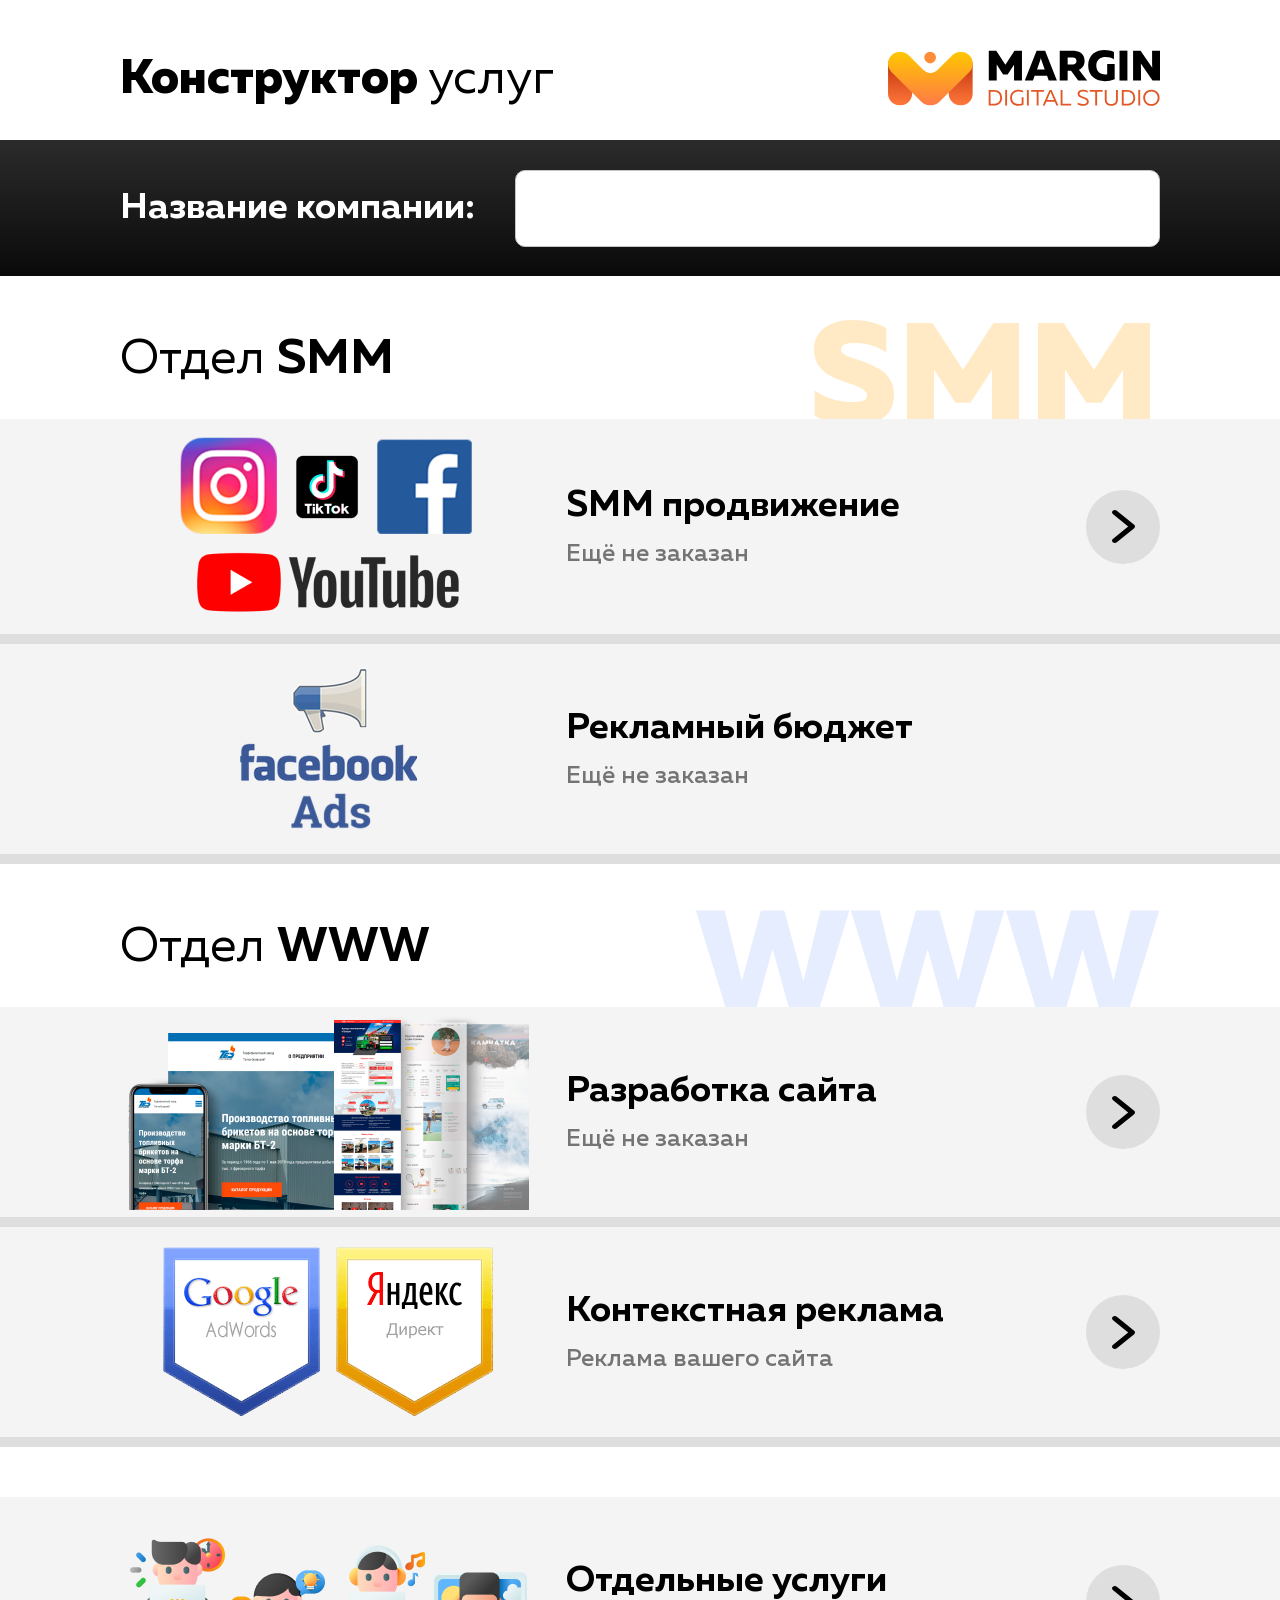
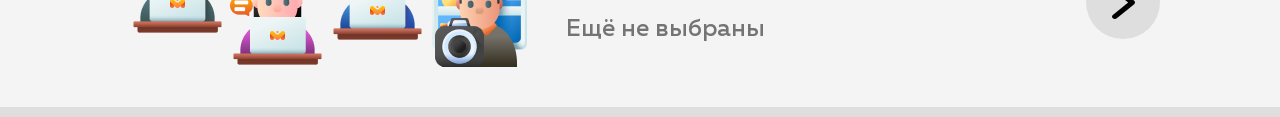
<file: index.html>
<!doctype html>
<html lang="ru">
<head>
    <meta charset="UTF-8">
    <meta name="viewport" content="width=device-width, user-scalable=no, initial-scale=1.0, maximum-scale=1.0, minimum-scale=1.0">
    <meta http-equiv="X-UA-Compatible" content="ie=edge">
    <title>Конструктор</title>

    <!-- app css -->
    <link rel="stylesheet" href="./css/app.css">

    <!-- favicon -->
    <link rel="apple-touch-icon" sizes="57x57" href="./favicon/apple-icon-57x57.png">
    <link rel="apple-touch-icon" sizes="60x60" href="./favicon/apple-icon-60x60.png">
    <link rel="apple-touch-icon" sizes="72x72" href="./favicon/apple-icon-72x72.png">
    <link rel="apple-touch-icon" sizes="76x76" href="./favicon/apple-icon-76x76.png">
    <link rel="apple-touch-icon" sizes="114x114" href="./favicon/apple-icon-114x114.png">
    <link rel="apple-touch-icon" sizes="120x120" href="./favicon/apple-icon-120x120.png">
    <link rel="apple-touch-icon" sizes="144x144" href="./favicon/apple-icon-144x144.png">
    <link rel="apple-touch-icon" sizes="152x152" href="./favicon/apple-icon-152x152.png">
    <link rel="apple-touch-icon" sizes="180x180" href="./favicon/apple-icon-180x180.png">
    <link rel="icon" type="image/png" sizes="192x192"  href="./favicon/android-icon-192x192.png">
    <link rel="icon" type="image/png" sizes="32x32" href="./favicon/favicon-32x32.png">
    <link rel="icon" type="image/png" sizes="96x96" href="./favicon/favicon-96x96.png">
    <link rel="icon" type="image/png" sizes="16x16" href="./favicon/favicon-16x16.png">
    <link rel="manifest" href="./favicon/manifest.json">
    <meta name="msapplication-TileColor" content="#ffffff">
    <meta name="msapplication-TileImage" content="./favicon/ms-icon-144x144.png">
    <meta name="theme-color" content="#ffffff">
</head>
<body>
    <header class="header">
        <div class="container">
            <div class="header__top">
                <div class="header__title">Конструктор <span>услуг</span></div>
                <a href="#" class="logo"><img src="./img/logo.svg" alt="Лого"></a>
            </div>
        </div>
    </header>

    <section class="section-top">
        <div class="top-block top-block--black">
            <div class="container">
                <div class="top-block__wrapper">
                    <label for="title" class="top-block__title top-block__title--white">
                        Название компании:
                    </label>
                    <div class="top-block__input">
                        <input type="text" id="title">
                    </div>
                </div>
            </div>
        </div>
    </section>

    <section class="section-department">
        <div class="container">
            <div class="department-title department-title--smm">
                <div>Отдел <b>SMM</b></div>
                <span>SMM</span>
            </div>
        </div>

        <div class="department-block department-smm">
            <div class="container">
                <div class="department-grid">
                    <div class="department-col">
                        <div class="department-image"><img src="./img/departments/smm.png" alt=""></div>
                    </div>
                    <div class="department-col">
                        <div class="department-col__wrapper">
                            <div class="department-col__inner">
                                <div class="department-name">SMM продвижение</div>
                                <div class="department-service">
                                    <div class="department-service__none">Ещё не заказан</div>
                                    <span class="department-service__count">2 сервиса</span>
                                    <div class="department-service__price"> на сумму <span>4 800 000 сум</span></div>
                                </div>
                            </div>
                            <i class="icon-circle-next"></i>
                        </div>
                    </div>
                </div>
            </div>
        </div>

        <div class="department-block department-fb">
            <div class="container">
                <div class="department-grid">
                    <div class="department-col">
                        <div class="department-image"><img src="./img/departments/fb_ads.png" alt=""></div>
                    </div>
                    <div class="department-col">
                        <div class="department-col__wrapper">
                            <div class="department-col__inner">
                                <div class="department-name">Рекламный бюджет</div>
                                <div class="department-service">
                                    <div class="department-service__none">Ещё не заказан</div>
                                    <div class="department-service__price department-service__price--fb"><span>1 200 000</span></div>
                                </div>
                            </div>
                        </div>
                    </div>
                </div>
            </div>
        </div>

        <div class="container">
            <div class="department-title department-title--www">
                <div>Отдел <b>WWW</b></div>
                <span>WWW</span>
            </div>
        </div>

        <div class="department-block department-www">
            <div class="container">
                <div class="department-grid">
                    <div class="department-col">
                        <div class="department-image"><img src="./img/departments/www.png" alt=""></div>
                    </div>
                    <div class="department-col">
                        <div class="department-col__wrapper">
                            <div class="department-col__inner">
                                <div class="department-name">Разработка сайта</div>
                                <div class="department-service">
                                    <div class="department-service__none">Ещё не заказан</div>
                                    <span class="department-service__count">Сайт визитка</span>
                                    <div class="department-service__price"> на сумму <span>4 800 000 сум</span></div>
                                </div>
                            </div>
                            <i class="icon-circle-next"></i>
                        </div>
                    </div>
                </div>
            </div>
        </div>

        <div class="department-block department-context">
            <div class="container">
                <div class="department-grid">
                    <div class="department-col">
                        <div class="department-image"><img src="./img/departments/context-ads.png" alt=""></div>
                    </div>
                    <div class="department-col">
                        <div class="department-col__wrapper">
                            <div class="department-col__inner">
                                <div class="department-name">Контекстная реклама</div>
                                <div class="department-service">
                                    <div class="department-service__none">Реклама вашего сайта</div>
                                </div>
                            </div>
                            <i class="icon-circle-next"></i>
                        </div>
                    </div>
                </div>
            </div>
        </div>

        <div class="department-block department-individual">
            <div class="container">
                <div class="department-grid">
                    <div class="department-col">
                        <div class="department-image"><img src="./img/departments/services.png" alt=""></div>
                    </div>
                    <div class="department-col">
                        <div class="department-col__wrapper">
                            <div class="department-col__inner">
                                <div class="department-name">Отдельные услуги</div>
                                <div class="department-service">
                                    <div class="department-service__none">Ещё не выбраны</div>
                                </div>
                            </div>
                            <i class="icon-circle-next"></i>
                        </div>
                    </div>
                </div>
            </div>
        </div>
    </section>

    <!-- app js -->
    <script src="./js/app.js"></script>
</body>
</html>
</file>
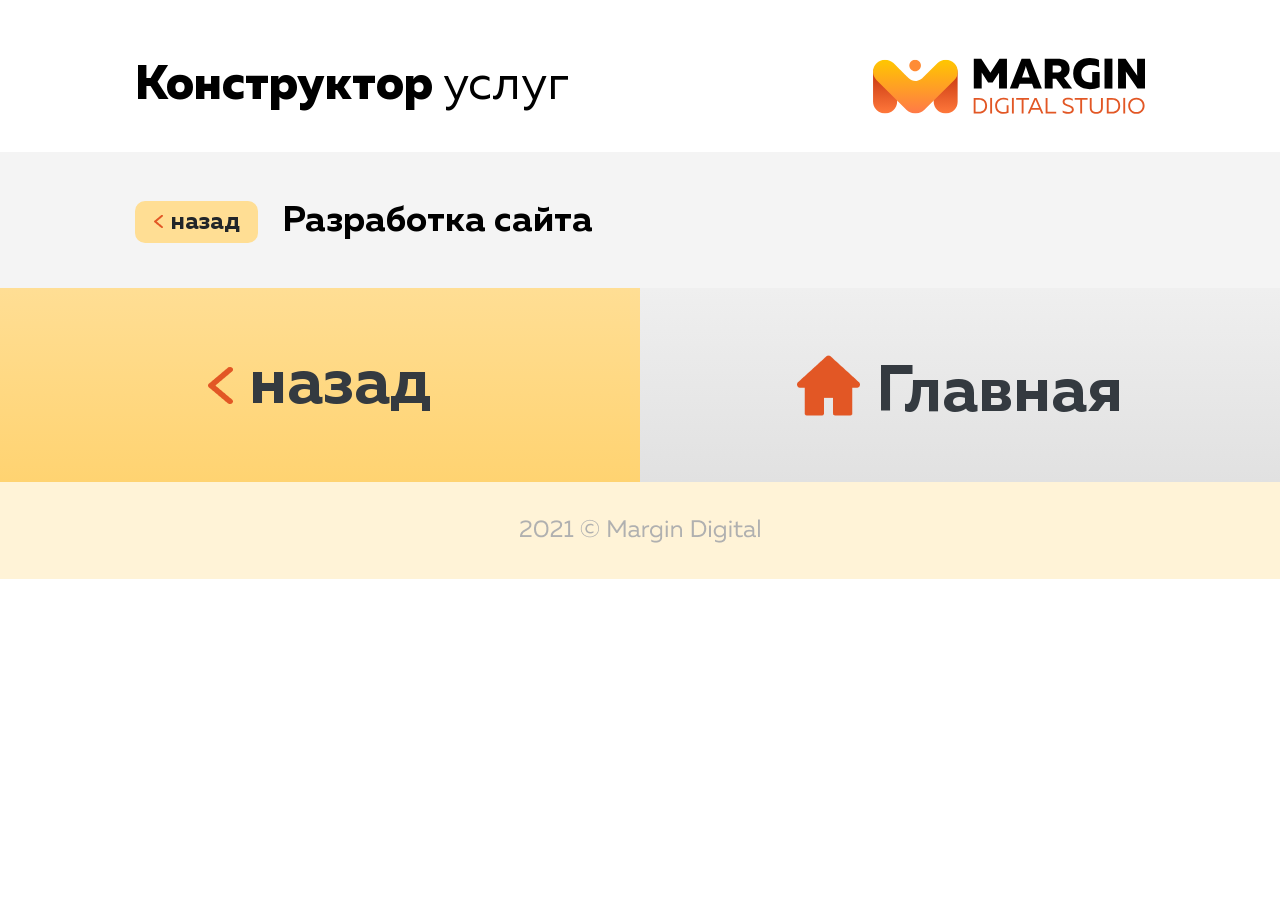
<file: page1025.html>
<!DOCTYPE html>
<html lang="en">
<head>
    <meta charset="UTF-8">
    <meta name="viewport" content="width=device-width, user-scalable=no, initial-scale=1.0, maximum-scale=1.0, minimum-scale=1.0">
    <meta http-equiv="X-UA-Compatible" content="ie=edge">
    <title>Конструктор</title>

    <link rel="stylesheet" href="css/bootstrap.css">
    <link rel="stylesheet" href="css/app.css">
</head>
<body>
<header class="header">
    <div class="container">
        <div class="header__top">
            <div class="header__title">Конструктор <span>услуг</span></div>
            <a href="#" class="logo"><img src="./img/logo.svg" alt="Лого"></a>
        </div>
    </div>
</header>

<div class="Context">
    <div class="container">
        <div class="d-flex align-items-center justify-content-between pt-5">

            <div class="d-flex align-items-center">
                <button class="btn border-0 d-flex align-items-center justify-content-center" type="button">
                    <img src="img/icon/prev.png" alt="" class="">
                    <span class="font-weight-bold ml-2">назад</span>
                </button>

                <div class="ml-4">
                    <h2 class="font-weight-bold mb-0">Разработка сайта</h2>
                </div>
            </div>

        </div>
    </div>
</div>

<div class="main-blocks">
    <div class="container">
        <div class="main-boards_visit-block"></div>
        <div class="main-boards_landing-block"></div>
        <div class="main-boards_Internet-block"></div>
    </div>
</div>

<footer class="footer">
    <div class="d-flex">
        <a href="#" class="d-flex footer-block-left align-items-center justify-content-center text-dark">
            <img src="img/icon/prev2537.png" alt="">
            <span class="font-weight-bold ml-3"> назад </span>
        </a>

        <a href="#" class="footer-block-right d-flex align-items-center justify-content-center text-dark">
            <img src="img/icon/home.png" alt="">
            <span class="font-weight-bold ml-3 mt-3"> Главная </span>
        </a>
    </div>

    <div class="footer-bottom d-flex align-items-center justify-content-center w-100">
        <img src="img/departments/MarginDigital.png" alt="">
    </div>
</footer>
















<script src="js/jquery-3.3.1.slim.min.js"></script>
<script src="js/popper.min.js"></script>
<script src="js/bootstrap.js"></script>
<script src="js/app.js"></script>
</body>
</html>
</file>
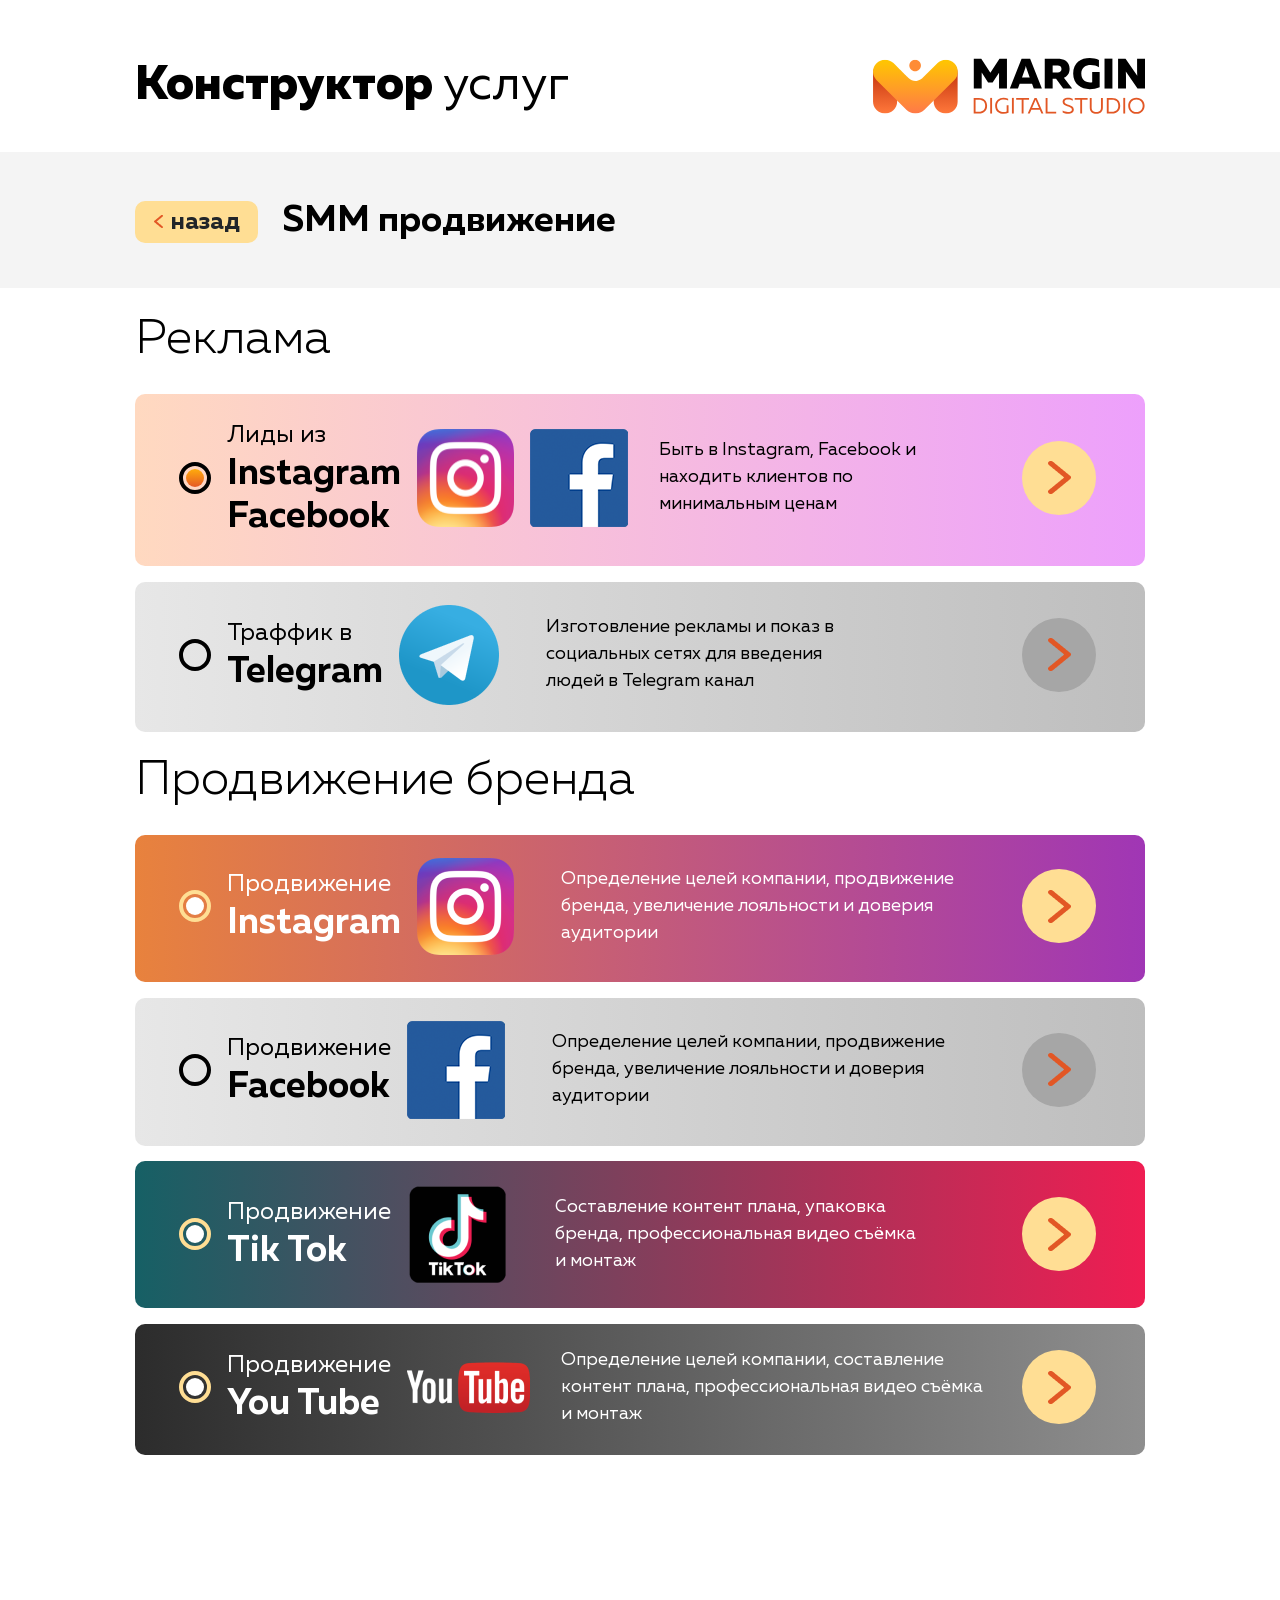
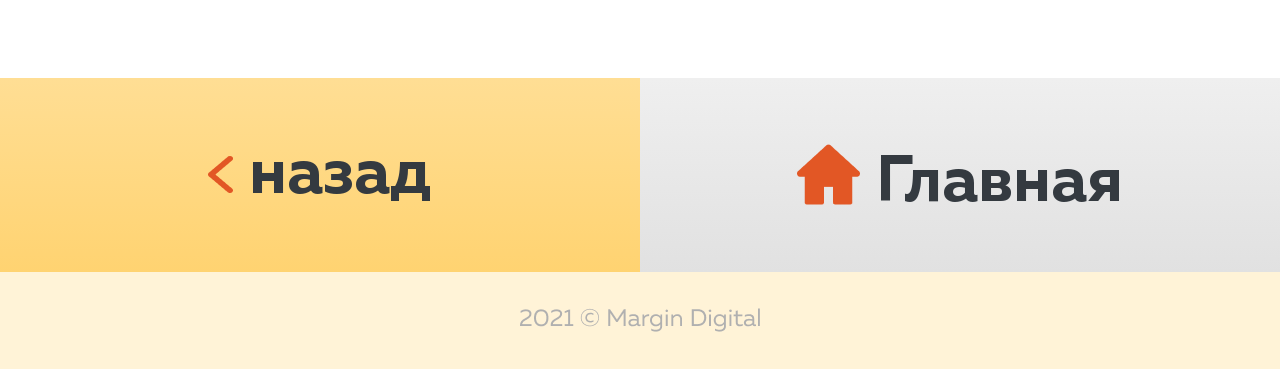
<file: page2024.html>
<!DOCTYPE html>
<html lang="en">
<head>
    <meta charset="UTF-8">
    <meta name="viewport" content="width=device-width, user-scalable=no, initial-scale=1.0, maximum-scale=1.0, minimum-scale=1.0">
    <meta http-equiv="X-UA-Compatible" content="ie=edge">
    <title>Конструктор</title>

    <link rel="stylesheet" href="css/bootstrap.css">
    <link rel="stylesheet" href="css/app.css">

</head>
<body>

<header class="header">
    <div class="container">
        <div class="header__top">
            <div class="header__title">Конструктор <span>услуг</span></div>
            <a href="#" class="logo"><img src="./img/logo.svg" alt="Лого"></a>
        </div>
    </div>
</header>

<div class="Context">
    <div class="container">
       <div class="d-flex align-items-center justify-content-between pt-5">

           <div class="d-flex align-items-center">
               <button class="btn border-0 d-flex align-items-center justify-content-center" type="button">
                   <img src="img/icon/prev.png" alt="" class="">
                   <span class="font-weight-bold ml-2">назад</span>
               </button>

               <div class="ml-4">
<!--                   <p class="mb-0">SMM продвижение</p>-->
                   <h2 class="font-weight-bold mb-0">SMM продвижение</h2>
               </div>
           </div>

           <div class="">
<!--               <h2> 4 800 000 сум </h2>-->
           </div>

       </div>
    </div>
</div>

<div class="container">
    <h3 class="my-4">
        Реклама
    </h3>

    <div class="blocks">
        <div class="block">
            <div class="block-instagram-facebook">
                <a href="#" class="" onclick="goPage(this, 'singlePage.html')" >
                    <div class="circle mr-5">
                        <span></span>
                    </div>

                    <div class="messsenger">
                        <p class="mb-0"> Лиды из </p>
                        <h3 class="font-weight-bold mb-0"> Instagram </h3>
                        <h3 class="font-weight-bold mb-0"> Facebook </h3>
                    </div>

                    <div class="d-flex">
                        <img src="img/icon/instagram34.png" alt="" class="mx-3">
                        <img src="img/icon/facebook34.png" alt="" class="">
                    </div>

                    <div class="col-4">
                        <p class="ml-3 mb-0">Быть в Instagram, Facebook и находить клиентов по минимальным ценам</p>
                    </div>

                    <div class="next d-flex align-items-center justify-content-center">
                        <span class="icon next-icon" id="instagram-facebook"></span>
                    </div>
                </a>
            </div>

            <div class="block-telegram mt-3 block-telegram_disabled">
                <a href="#" class="" onclick="goPage(this, 'singlePage.html', 'telegram')" >
                    <div class="circle mr-5">
                        <span></span>
                    </div>

                    <div class="messsenger">
                        <p class="mb-0"> Траффик в </p>
                        <h3 class="font-weight-bold mb-0"> Telegram </h3>

                    </div>

                    <div class="d-flex">
                        <img src="img/icon/telegram34.png" alt="" class="mx-3">
                    </div>

                    <div class="col-5">
                        <p class="ml-3 mb-0"> Изготовление рекламы и показ в социальных сетях для введения
                            людей в Telegram канал </p>
                    </div>

                    <div class="next d-flex align-items-center justify-content-center">
                        <span class="icon next-icon" id="telegram"></span>
                    </div>
                </a>
            </div>
        </div>
    </div>

    <h3 class="my-4">
        Продвижение бренда
    </h3>

    <div class="blocks">
        <div class="block">

            <div class="block-instagram">
                <a href="#" class="text-white" onclick="goPage(this, 'singlePage.html')" >
                    <div class="circle mr-5">
                        <span></span>
                    </div>

                    <div class="messsenger">
                        <p class="mb-0"> Продвижение </p>
                        <h3 class="font-weight-bold mb-0"> Instagram </h3>

                    </div>

                    <div class="d-flex">
                        <img src="img/icon/instagram34.png" alt="" class="mx-3">
                    </div>

                    <div class="col-6">
                        <p class="ml-3 mb-0"> Определение целей компании, продвижение бренда, увеличение
                            лояльности и доверия аудитории </p>
                    </div>

                    <div class="next d-flex align-items-center justify-content-center">
                        <span class="icon next-icon"></span>
                    </div>
                </a>
            </div>

            <div class="block-facebook block-facebook_disabled mt-3">
                <a href="#" class="text-white" onclick="goPage(this, 'singlePage.html')" >
                    <div class="circle mr-5">
                        <span></span>
                    </div>

                    <div class="messsenger">
                        <p class="mb-0"> Продвижение </p>
                        <h3 class="font-weight-bold mb-0"> Facebook </h3>

                    </div>

                    <div class="d-flex">
                        <img src="img/icon/facebook34.png" alt="" class="mx-3">
                    </div>

                    <div class="col-6">
                        <p class="ml-3 mb-0"> Определение целей компании, продвижение бренда,
                            увеличение лояльности и доверия аудитории </p>
                    </div>

                    <div class="next d-flex align-items-center justify-content-center">
                        <span class="icon next-icon"></span>
                    </div>
                </a>
            </div>

            <div class="block-tiktok mt-3">
                <a href="#" class="text-white" onclick="goPage(this, 'singlePage.html')" >
                    <div class="circle mr-5">
                        <span></span>
                    </div>

                    <div class="messsenger">
                        <p class="mb-0"> Продвижение </p>
                        <h3 class="font-weight-bold mb-0"> Tik Tok </h3>

                    </div>

                    <div class="d-flex">
                        <img src="img/icon/tik-tok.png" alt="" class="mx-3">
                    </div>

                    <div class="col-6">
                        <p class="ml-3 pr-5 mb-0"> Составление контент плана, упаковка бренда, профессиональная
                            видео съёмка и монтаж   </p>
                    </div>

                    <div class="next d-flex align-items-center justify-content-center">
                         <span class="icon next-icon"></span>
                    </div>
                </a>
            </div>

            <div class="block-youtube mt-3">
                <a href="#" class="text-white" onclick="goPage(this, 'singlePage.html')" >
                    <div class="circle mr-5">
                        <span></span>
                    </div>

                    <div class="messsenger">
                        <p class="mb-0"> Продвижение </p>
                        <h3 class="font-weight-bold mb-0">You Tube</h3>

                    </div>

                    <div class="d-flex">
                        <img src="img/departments/YouTube.png" alt="" class="mx-3">
                    </div>

                    <div class="col-6">
                        <p class="mb-0"> Определение целей компании, составление контент плана,
                            профессиональная видео съёмка и монтаж  </p>
                    </div>

                    <div class="next d-flex align-items-center justify-content-center">
                        <span class="icon next-icon"></span>
                    </div>
                </a>
            </div>
        </div>
    </div>

</div>

<footer class="footer">
  <div class="d-flex">
      <a href="#" class="d-flex footer-block-left align-items-center justify-content-center text-dark">
          <img src="img/icon/prev2537.png" alt="">
          <span class="font-weight-bold ml-3"> назад </span>
      </a>

      <a href="#" class="footer-block-right d-flex align-items-center justify-content-center text-dark">
          <img src="img/icon/home.png" alt="">
          <span class="font-weight-bold ml-3 mt-3"> Главная </span>
      </a>
  </div>

    <div class="footer-bottom d-flex align-items-center justify-content-center w-100">
        <img src="img/departments/MarginDigital.png" alt="">
    </div>
</footer>


<script src="js/jquery-3.3.1.slim.min.js"></script>
<script src="js/popper.min.js"></script>
<script src="js/bootstrap.js"></script>
<script src="js/app.js"></script>
</body>
</html>
</file>
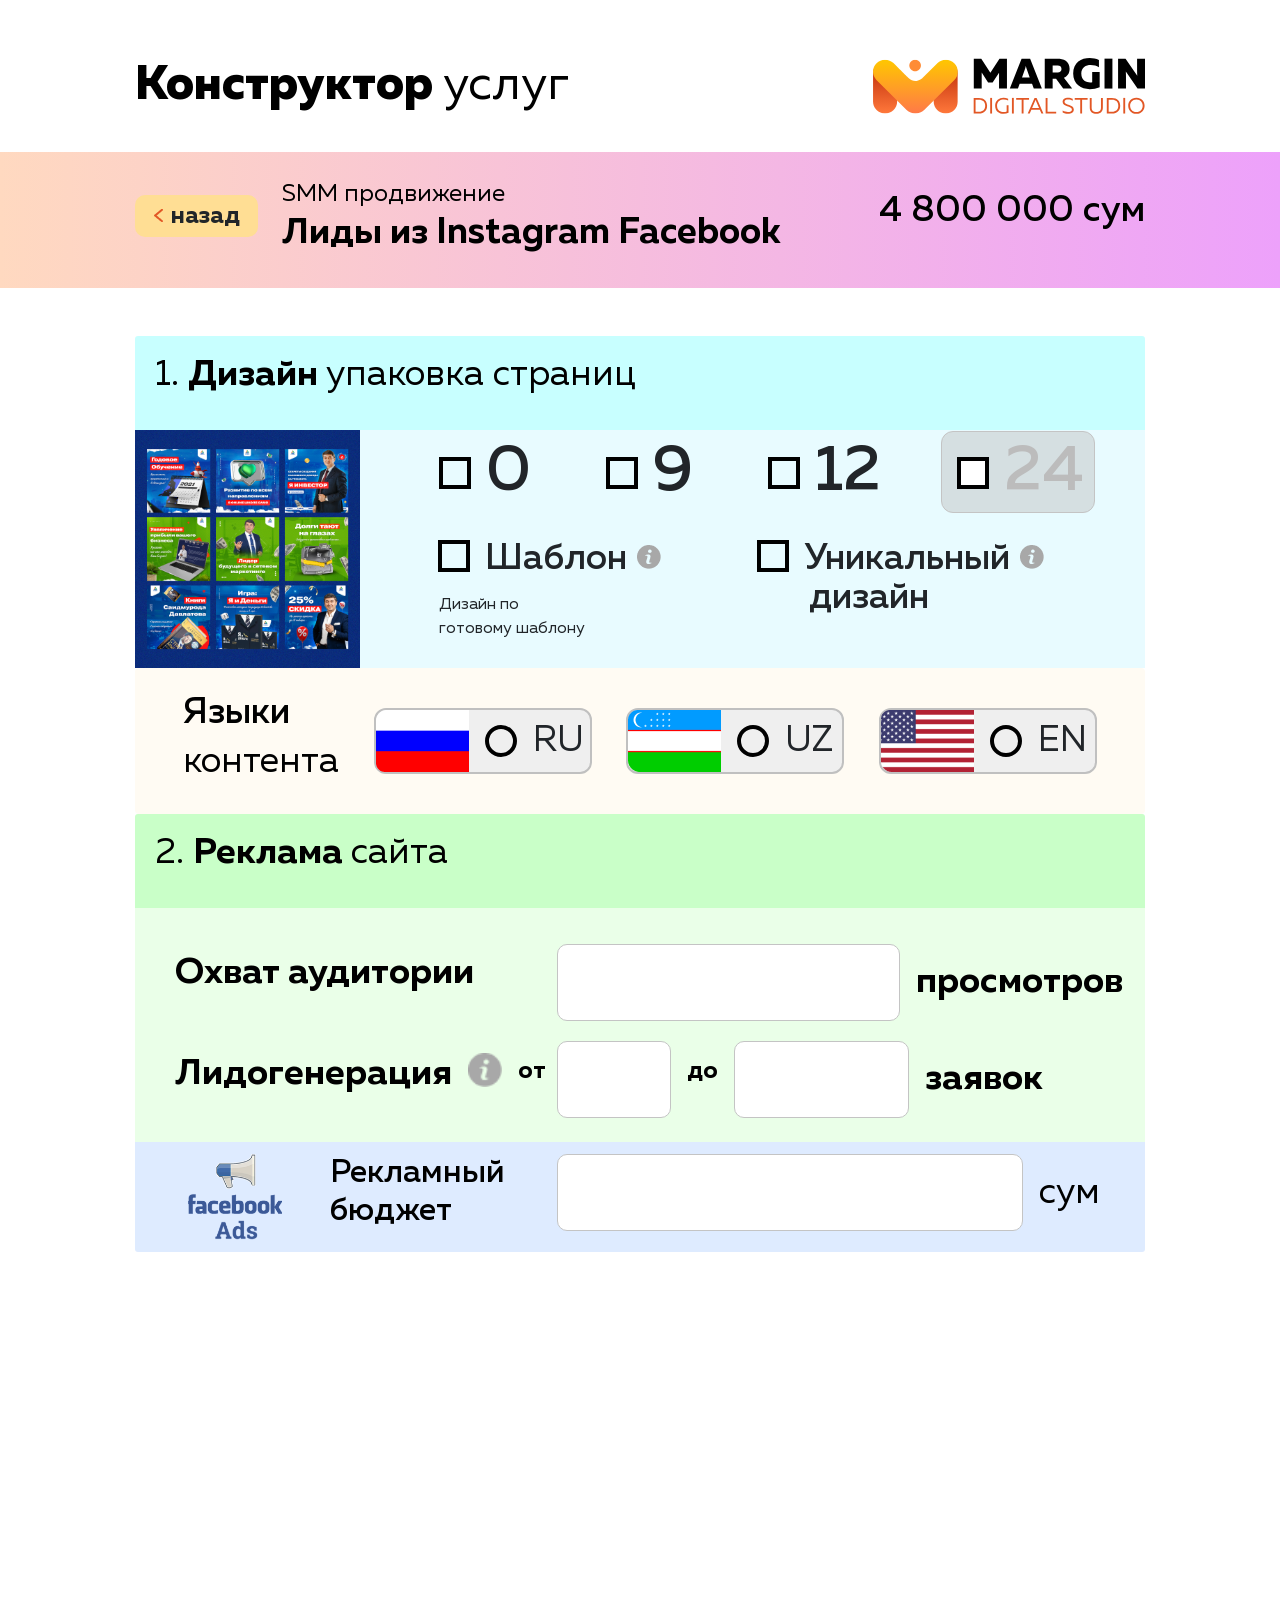
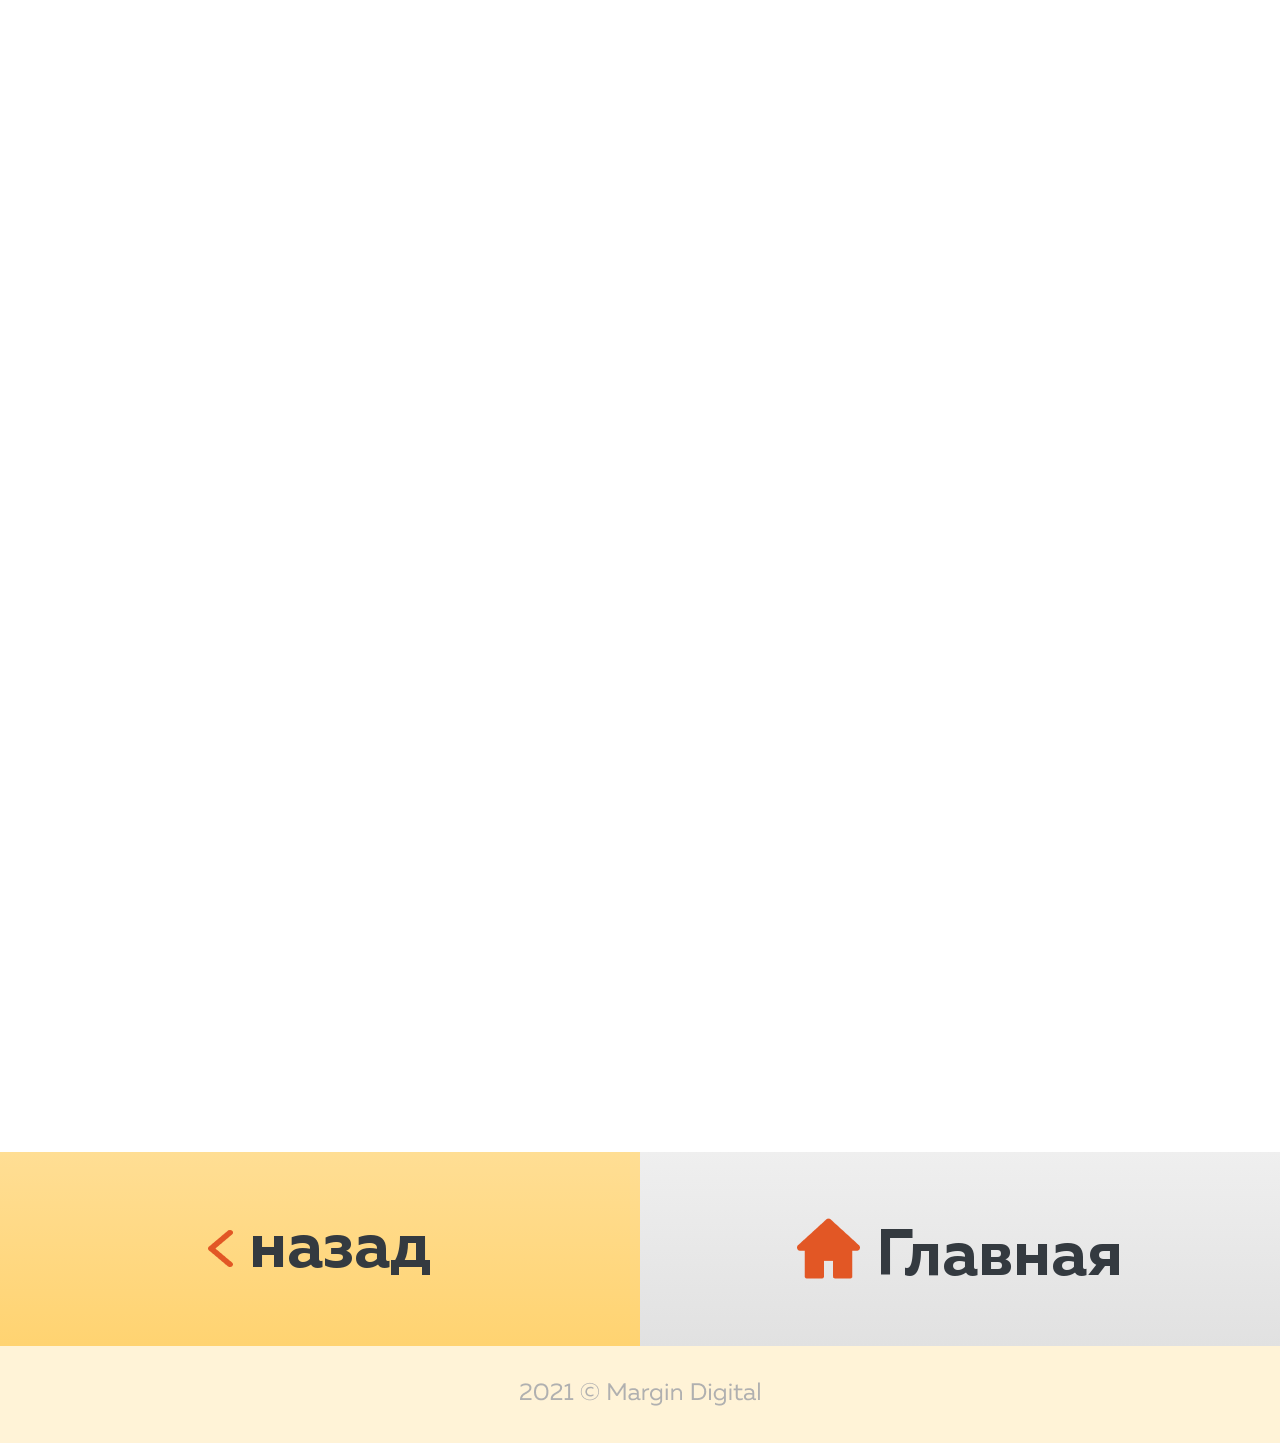
<file: singlePage.html>
<!DOCTYPE html>
<html lang="en">
<head>
    <meta charset="UTF-8">
    <meta name="viewport"
          content="width=device-width, user-scalable=no, initial-scale=1.0, maximum-scale=1.0, minimum-scale=1.0">
    <meta http-equiv="X-UA-Compatible" content="ie=edge">
    <title>Конструктор</title>

    <link rel="stylesheet" href="css/bootstrap.css">
    <link rel="stylesheet" href="css/app.css">
</head>
<body>

<header class="header">
    <div class="container">
        <div class="header__top">
            <div class="header__title">Конструктор <span>услуг</span></div>
            <a href="#" class="logo"><img src="./img/logo.svg" alt="Лого"></a>
        </div>
    </div>
</header>

<div class="Context Context_purple">
    <div class="container">
        <div class="d-flex align-items-center justify-content-between py-4">

            <div class="d-flex align-items-center">
                <button class="btn border-0 d-flex align-items-center justify-content-center" type="button">
                    <img src="img/icon/prev.png" alt="" class="">
                    <span class="font-weight-bold ml-2">назад</span>
                </button>

                <div class="ml-4">
                    <p class="mb-0">SMM продвижение</p>
                    <h2 class="font-weight-bold mb-0">Лиды из Instagram Facebook</h2>
                </div>
            </div>

            <div class="">
                <h2> 4 800 000 сум </h2>
            </div>

        </div>
    </div>
</div>

<div class="design mt-5">
    <div class="container">
        <div class="row">
            <div class="col-12">
                <div class="card border-0">
                    <div class="card-header border-bottom-0">
                        <p>1. <span class="font-weight-bold"> Дизайн </span> упаковка страниц</p>
                    </div>

                    <div class="card-body py-0 pl-0">
                        <div class="row">
                            <div class="col-3">
                                <div class="card border-0">
                                    <div class="card-body p-0">
                                        <img src="img/departments/Registration.png" alt="" class="w-100">
                                    </div>
                                </div>
                            </div>

                            <div class="col-9">
                                <div class="row">
                                    <button class="btn p-0 shadow-none">
                                        <label for="null" class="input-label">
                                            <input type="radio" id="null" name="numberOfPage">
                                            <h5 class=" ml-5 mb-0 input-text d-block py-2"> 0 </h5>
                                        </label>
                                    </button>

                                    <button class="btn p-0 shadow-none">
                                        <label for="nine" class="input-label">
                                            <input type="radio" id="nine" name="numberOfPage">
                                            <h5 class="ml-5 mb-0 input-text d-block py-2"> 9 </h5>
                                        </label>
                                    </button>

                                    <button class="btn p-0 shadow-none">
                                        <label for="twelve" class="input-label">
                                            <input type="radio" id="twelve" name="numberOfPage">
                                            <h5 class="ml-5 mb-0 input-text d-block py-2"> 12 </h5>
                                        </label>
                                    </button>

                                    <button class="btn p-0 shadow-none btn_disabled">
                                        <label for="disabled" class="input-label">
                                            <input type="radio" id="disabled" name="numberOfPage">
                                            <h5 class=" ml-5 mb-0 input-text d-block py-2"> 24 </h5>
                                        </label>
                                    </button>
                                </div>

                                <div class="row mt-1">
                                    <div class="col-5">
                                        <div class="card border-0">
                                            <div class="card-body py-0">
                                                <button class="btn shadow-none" id="borderdraw" onclick="drawBorder()">
                                                    <label for="shablon" class="form-check-label">
                                                        <div class="d-flex align-items-center mb-3">
                                                            <input type="radio" id="shablon" name="numberOfPage"
                                                                   class="form-check-label_input">
                                                            <h4 class="mb-0 input-text d-block pt-2 form-check-label_input-text">
                                                                Шаблон </h4>
                                                            <a href="" class=""><img src="img/icon/VectorInfo.png"
                                                                                     alt=""
                                                                                     class="form-check-label_img"></a>
                                                        </div>

                                                        <p class="mb-0 text-left pl-3">Дизайн по </p>
                                                        <p class="mb-0 text-left pl-3">готовому шаблону </p>

                                                    </label>

                                                </button>
                                            </div>
                                        </div>
                                    </div>

                                    <div class="col-6">
                                        <div class="card border-0">
                                            <div class="card-body py-0">
                                                <button class="btn shadow-none" id="uniqueBorder"
                                                        onclick="drawBorderForUnique()">
                                                    <label for="unique" class="form-check-label">
                                                        <div class="d-flex align-items-center mb-3">
                                                            <input type="radio" id="unique"
                                                                   class="form-check-label_input" name="numberOfPage">
                                                            <div>
                                                                <h4 class="mb-0 input-text form-check-label_input-text d-block pt-2">
                                                                    Уникальный
                                                                    <h4 class="mb-0 form-check-label_input-text_inputTextFontSize pr-4">
                                                                        дизайн</h4></h4>
                                                            </div>

                                                            <a href="" class=""><img src="img/icon/VectorInfo.png"
                                                                                     alt=""
                                                                                     class="form-check-label_img"></a>
                                                        </div>
                                                    </label>

                                                </button>
                                            </div>
                                        </div>
                                    </div>
                                </div>
                            </div>
                        </div>


                    </div>
                </div>
            </div>
        </div>
    </div>
</div>

<div class="language-content">
    <div class="container">
        <div class="row">
            <div class="col-12">
                <div class="card px-5 d-flex flex-row justify-content-between border-0 align-items-center">
                    <div>
                        <h2 class="mb-0"> Языки </h2>
                        <p class="mb-0"> контента </p>
                    </div>

                    <button class="btn language-button p-0 shadow-none" onclick="drawBorderRu()" id="ru">
                        <label for="russian" class="language-button_label">
                            <img src="img/departments/ru.png" alt="" class="language-button_img">

                            <input type="radio" class="language-button_input" id="russian">

                            <span class="ml-3"></span>

                            <p class="language-button_text mb-0 ml-5"> RU </p>
                        </label>
                    </button>

                    <button class="btn language-button p-0 shadow-none" id="uzbek">
                        <label for="UZ" class="language-button_label">
                            <img src="img/departments/uz.png" alt="" class="language-button_img">

                            <input type="radio" class="language-button_input" id="UZ" onclick="drawBorderUz()">

                            <span class="ml-3"></span>

                            <p class="language-button_text mb-0 ml-5"> UZ </p>
                        </label>
                    </button>

                    <button class="btn language-button p-0 shadow-none" id="english">
                        <label for="EN" class="language-button_label">
                            <img src="img/departments/USA.png" alt="" class="language-button_img">

                            <input type="radio" class="language-button_input" id="EN" onclick="drawBorderEn()">

                            <span class="ml-3"></span>

                            <p class="language-button_text mb-0 ml-5"> EN </p>
                        </label>
                    </button>
                </div>
            </div>
        </div>
    </div>
</div>

<div class="advertisement">
    <div class="container">
        <div class="row">
            <div class="col-12">
                <div class="card border-0">
                    <div class="card-header border-bottom-0">
                        <p>2. <span class="font-weight-bold"> Реклама </span> сайта </p>
                    </div>

                    <div class="card-body py-0">
                        <div class="row align-items-center">
                            <div class="col-5 pr-0">
                                <div class="card border-0 bg-transparent">
                                    <div class="card-body pr-0">
                                        <h3 class="mb-0 font-weight-bold">Охват аудитории</h3>
                                    </div>
                                </div>
                            </div>

                            <div class="col-7 mt-3 pl-0">
                                <div class="card border-0 bg-transparent">
                                    <div class="card-body d-flex align-items-center pl-0">
                                        <input type="text" class="pl-3" min="0"/>

                                        <h3 class="mb-0 ml-3 font-weight-bolder">просмотров</h3>

                                    </div>
                                </div>
                            </div>
                        </div>

                        <div class="row align-items-center pb-4">
                            <div class="col-5 pr-0 ">
                                <div class="card border-0 bg-transparent">
                                    <div class="card-body pr-0 py-0 d-flex">
                                        <h3 class="mb-0 font-weight-bold">Лидогенерация</h3>
                                        <img src="img/icon/VectorInfo.png" alt="" class="mx-3"/>
                                        <p class="font-weight-bolder "> от </p>
                                    </div>
                                </div>
                            </div>

                            <div class="col-7 pl-0">
                                <div class="card border-0 bg-transparent">
                                    <div class="card-body d-flex align-items-center pl-0 py-0">
                                        <input type="text" class="pl-3" min="0"/>

                                        <p class="mx-3 font-weight-bolder"> до </p>

                                        <input type="text" class="pl-3 inputTwo" min="0"/>

                                        <h3 class="mb-0 ml-3 font-weight-bolder">заявок</h3>

                                    </div>
                                </div>
                            </div>

                        </div>
                    </div>

                    <div class="card-footer border-top-0">
                        <div class="row">
                            <div class="col-5 d-flex pl-5">
                                <img src="img/departments/fb_ads.png" alt=""/>
                                <h2 class="ml-5">Рекламный
                                    бюджет</h2>
                            </div>

                            <div class="col-7 pl-0 d-flex align-items-center">
                                <label for="advC" class="d-flex align-items-center">
                                    <input type="text" id="advC"/>
                                    <span class="ml-3">сум</span>
                                </label>

                            </div>
                        </div>
                    </div>
                </div>
            </div>
        </div>
    </div>
</div>

<footer class="footer">
    <div class="d-flex">
        <a href="#" class="d-flex footer-block-left align-items-center justify-content-center text-dark">
            <img src="img/icon/prev2537.png" alt="">
            <span class="font-weight-bold ml-3"> назад </span>
        </a>

        <a href="#" class="footer-block-right d-flex align-items-center justify-content-center text-dark">
            <img src="img/icon/home.png" alt="">
            <span class="font-weight-bold ml-3 mt-3"> Главная </span>
        </a>
    </div>

    <div class="footer-bottom d-flex align-items-center justify-content-center w-100">
        <img src="img/departments/MarginDigital.png" alt="">
    </div>
</footer>


    <script src="js/jquery-3.3.1.slim.min.js"></script>
    <script src="js/popper.min.js"></script>
    <script src="js/bootstrap.js"></script>
    <script src="js/app.js"></script>
</body>
</html>
</file>
<file: css/app.css>
body {
  padding: 0;
  margin: 0;
  font-family: 'Muller', sans-serif;
  color: #000000; }

.container {
  width: 100%;
  max-width: 1040px;
  margin: 0 auto; }

* {
  box-sizing: border-box; }

input {
  font-family: 'Muller', sans-serif; }

@font-face {
  font-family: 'Muller';
  src: url("../fonts/MullerLight.eot");
  src: local("Muller Light"), local("MullerLight"), url("../fonts/MullerLight.eot?#iefix") format("embedded-opentype"), url("../fonts/MullerLight.woff2") format("woff2"), url("../fonts/MullerLight.woff") format("woff"), url("../fonts/MullerLight.ttf") format("truetype");
  font-weight: 300;
  font-style: normal; }
@font-face {
  font-family: 'Muller';
  src: url("../fonts/MullerRegular.eot");
  src: local("Muller Regular"), local("MullerRegular"), url("../fonts/MullerRegular.eot?#iefix") format("embedded-opentype"), url("../fonts/MullerRegular.woff2") format("woff2"), url("../fonts/MullerRegular.woff") format("woff"), url("../fonts/MullerRegular.ttf") format("truetype");
  font-weight: normal;
  font-style: normal; }
@font-face {
  font-family: 'Muller';
  src: url("../fonts/MullerMedium.eot");
  src: local("Muller Medium"), local("MullerMedium"), url("../fonts/MullerMedium.eot?#iefix") format("embedded-opentype"), url("../fonts/MullerMedium.woff2") format("woff2"), url("../fonts/MullerMedium.woff") format("woff"), url("../fonts/MullerMedium.ttf") format("truetype");
  font-weight: 500;
  font-style: normal; }
@font-face {
  font-family: 'Muller';
  src: url("../fonts/MullerBold.eot");
  src: local("Muller Bold"), local("MullerBold"), url("../fonts/MullerBold.eot?#iefix") format("embedded-opentype"), url("../fonts/MullerBold.woff2") format("woff2"), url("../fonts/MullerBold.woff") format("woff"), url("../fonts/MullerBold.ttf") format("truetype");
  font-weight: bold;
  font-style: normal; }
@font-face {
  font-family: 'Muller';
  src: url("../fonts/MullerExtraBold.eot");
  src: local("Muller ExtraBold"), local("MullerExtraBold"), url("../fonts/MullerExtraBold.eot?#iefix") format("embedded-opentype"), url("../fonts/MullerExtraBold.woff2") format("woff2"), url("../fonts/MullerExtraBold.woff") format("woff"), url("../fonts/MullerExtraBold.ttf") format("truetype");
  font-weight: 800;
  font-style: normal; }
/*****************************************Icon*************************/
.icon {
  display: inline-block;
  vertical-align: sub;
  mask-repeat: no-repeat;
  mask-size: 100%;
  -webkit-mask-repeat: no-repeat;
  -webkit-mask-size: 100%;
  background-color: #e25725;
  width: 23px;
  height: 33px; }
  .icon.next-icon {
    mask-image: url("../img/icon/Vector.png");
    -webkit-mask-image: url("../img/icon/Vector.png"); }
  .icon.next-grey {
    background-color: #959595; }

.header__top {
  display: flex;
  align-items: center;
  justify-content: space-between;
  padding-top: 50px;
  padding-bottom: 30px; }
.header__title {
  font-weight: 800;
  font-size: 48px;
  color: #000000; }
  .header__title span {
    font-weight: normal; }

.section-top .top-block {
  display: flex;
  align-items: center;
  height: 136px; }
  .section-top .top-block__wrapper {
    display: flex;
    align-items: center; }
  .section-top .top-block--black {
    background: #2b2b2b;
    background: -moz-linear-gradient(top, #2b2b2b 0%, #0a0a0a 100%);
    background: -webkit-linear-gradient(top, #2b2b2b 0%, #0a0a0a 100%);
    background: linear-gradient(to bottom, #2b2b2b 0%, #0a0a0a 100%);
    filter: progid:DXImageTransform.Microsoft.gradient(startColorstr='#2b2b2b', endColorstr='#0a0a0a', GradientType=0); }
  .section-top .top-block__title {
    margin-right: auto;
    font-size: 36px;
    font-weight: bold; }
    .section-top .top-block__title--white {
      color: #ffffff; }
  .section-top .top-block__input input {
    height: 77px;
    width: 645px;
    border: 1px solid #c4c4c4;
    border-radius: 10px;
    outline: 0;
    font-size: 48px;
    font-weight: 500;
    padding: 10px 25px 0 25px; }

.section-department .department-title {
  position: relative;
  display: flex;
  align-items: center;
  padding-top: 60px;
  padding-bottom: 35px;
  font-size: 48px; }
  .section-department .department-title span {
    font-size: 144px;
    font-weight: 800;
    margin-left: auto;
    position: absolute;
    right: 0;
    bottom: 0;
    line-height: 50%; }
  .section-department .department-title--smm span {
    color: rgba(255, 172, 25, 0.25); }
  .section-department .department-title--www span {
    color: rgba(156, 183, 255, 0.25); }
.section-department .department-block.department-smm.department-block--active,
.section-department .department-block.department-www.department-block--active {
  background-color: #FFFAEE; }
.section-department .department-block.department-fb.department-block--active {
  background-color: #ECF7FF; }
.section-department .department-block.department-context.department-block--active {
  background-color: #EEFFF1; }
.section-department .department-block.department-individual {
  margin-top: 50px; }
.section-department .drawBorderStyle {
  background: #FFFFFF;
  border: 2px solid #E25725;
  box-sizing: border-box;
  border-radius: 12px; }
.section-department .department-block {
  position: relative;
  background-color: #F4F4F4;
  border-bottom: 10px solid #DEDEDE;
  min-height: 220px;
  display: flex;
  align-items: center; }
  .section-department .department-block .department-grid {
    display: grid;
    grid-template-columns: 416px 1fr;
    grid-gap: 30px; }
    .section-department .department-block .department-grid .department-col .department-image {
      display: flex;
      align-items: center;
      justify-content: center; }
    .section-department .department-block .department-grid .department-col__wrapper {
      display: flex;
      align-items: center;
      justify-content: space-between;
      height: 100%; }
      .section-department .department-block .department-grid .department-col__wrapper .icon-circle-next {
        display: flex;
        align-items: center;
        justify-content: center;
        background-color: #DEDEDE;
        width: 74px;
        height: 74px;
        flex: none;
        border-radius: 50%; }
        .section-department .department-block .department-grid .department-col__wrapper .icon-circle-next::before {
          content: '';
          -webkit-mask: url(../img/icon/next.svg) no-repeat center/100%;
          mask: url(../img/icon/next.svg) no-repeat center/100%;
          width: 23px;
          height: 33px;
          background-color: #000000; }
    .section-department .department-block .department-grid .department-col__inner .department-name {
      font-size: 36px;
      font-weight: bold;
      margin-bottom: 18px; }
    .section-department .department-block .department-grid .department-col__inner .department-service {
      display: flex;
      align-items: center;
      font-weight: 500;
      font-size: 24px; }
      .section-department .department-block .department-grid .department-col__inner .department-service__none {
        color: #747474; }
      .section-department .department-block .department-grid .department-col__inner .department-service__count {
        border-radius: 10px;
        height: 42px;
        display: none;
        align-items: center;
        justify-content: center;
        padding-left: 18px;
        padding-right: 18px;
        color: #ffffff;
        background: #e55927;
        background: -moz-linear-gradient(left, #e55927 0%, #ffac0b 100%);
        background: -webkit-linear-gradient(left, #e55927 0%, #ffac0b 100%);
        background: linear-gradient(to right, #e55927 0%, #ffac0b 100%);
        filter: progid:DXImageTransform.Microsoft.gradient(startColorstr="#e55927", endColorstr="#ffac0b", GradientType=1);
        margin-right: 10px; }
      .section-department .department-block .department-grid .department-col__inner .department-service__price {
        display: none; }
        .section-department .department-block .department-grid .department-col__inner .department-service__price span {
          color: #E25725; }
        .section-department .department-block .department-grid .department-col__inner .department-service__price--fb span {
          font-size: 52px;
          color: #3C5997;
          font-weight: normal; }
  .section-department .department-block--active .department-grid .department-col__wrapper .icon-circle-next {
    background-color: #FFDE94; }
    .section-department .department-block--active .department-grid .department-col__wrapper .icon-circle-next::before {
      background-color: #E25725; }
  .section-department .department-block--active .department-grid .department-col__inner .department-service__count {
    display: flex; }
  .section-department .department-block--active .department-grid .department-col__inner .department-service__price {
    display: block; }
  .section-department .department-block--active .department-grid .department-col__inner .department-service__none {
    display: none; }

.Context {
  background-color: #f4f4f4; }
  .Context_purple {
    background-image: linear-gradient(90deg, #ffd9c0 0%, #eda1fb 100%); }
  .Context_grey {
    background-image: linear-gradient(90deg, #f4f4f4 0%, #f4f4f4 100%); }
  .Context_orange {
    background-image: linear-gradient(90deg, #ba4f21 0%, #d76d22 100%); }
  .Context_blue {
    background-image: linear-gradient(90deg, #0062ad 0%, #0174a1 100%); }
  .Context_green {
    background-image: linear-gradient(90deg, #0a8652 0%, #0d6f9a 100%); }
  .Context .container {
    height: 136px; }
    .Context .container button {
      width: 123px;
      height: 42px;
      background: #FFDE94;
      border-radius: 10px; }
      .Context .container button img {
        height: 13px;
        width: 9px; }
      .Context .container button span {
        font-size: 24px; }
    .Context .container h2 {
      font-size: 36px; }
    .Context .container p {
      font-size: 24px; }
  .Context_white {
    color: white; }

h3 {
  font-size: 48px;
  font-weight: lighter; }

.blocks .block {
  min-height: 147px;
  position: relative; }
  .blocks .block .block-instagram-facebook a {
    text-decoration-line: none;
    color: #000000;
    background-image: linear-gradient(90deg, #ffd9c0 0%, #eda0fc 100%);
    display: flex;
    align-items: center;
    border-radius: 10px;
    padding: 23px 49px 27px 44px; }
    .blocks .block .block-instagram-facebook a .circle span {
      position: relative; }
      .blocks .block .block-instagram-facebook a .circle span:after {
        content: '';
        width: 32px;
        height: 32px;
        border: 4px solid black;
        border-radius: 50%;
        position: absolute;
        left: 0;
        top: calc(50% - 16px); }
      .blocks .block .block-instagram-facebook a .circle span:before {
        content: '';
        width: 18px;
        height: 18px;
        background: linear-gradient(#ffac0b 0%, #e55927 100%);
        position: absolute;
        left: 7px;
        top: calc(50% - 9px);
        border-radius: 50%; }
    .blocks .block .block-instagram-facebook a .messsenger p {
      font-size: 24px; }
    .blocks .block .block-instagram-facebook a .messsenger h3 {
      font-size: 36px; }
    .blocks .block .block-instagram-facebook a .col-4 p {
      font-size: 18px; }
    .blocks .block .block-instagram-facebook a .next {
      width: 74px;
      height: 74px;
      border-radius: 50%;
      background-color: #ffde94;
      position: absolute;
      right: 49px; }
  .blocks .block .block-telegram {
    height: 147px; }
    .blocks .block .block-telegram a {
      text-decoration-line: none;
      color: #000000;
      background-image: linear-gradient(90deg, #b9eaff 0%, #82d5ff 100%);
      display: flex;
      align-items: center;
      border-radius: 10px;
      padding: 23px 49px 27px 44px; }
      .blocks .block .block-telegram a .circle span {
        position: relative; }
        .blocks .block .block-telegram a .circle span:after {
          content: '';
          width: 32px;
          height: 32px;
          border: 4px solid black;
          border-radius: 50%;
          position: absolute;
          left: 0;
          top: calc(50% - 16px); }
        .blocks .block .block-telegram a .circle span:before {
          content: '';
          width: 18px;
          height: 18px;
          background: linear-gradient(#ffac0b 0%, #e55927 100%);
          position: absolute;
          left: 7px;
          top: calc(50% - 9px);
          border-radius: 50%; }
      .blocks .block .block-telegram a .messsenger p {
        font-size: 24px; }
      .blocks .block .block-telegram a .messsenger h3 {
        font-size: 36px; }
      .blocks .block .block-telegram a .col-5 p {
        font-size: 18px; }
      .blocks .block .block-telegram a .next {
        width: 74px;
        height: 74px;
        border-radius: 50%;
        background-color: #ffde94;
        position: absolute;
        right: 49px; }
    .blocks .block .block-telegram_disabled a {
      background-image: linear-gradient(90deg, #e7e7e7 0%, #bebebe 100%); }
      .blocks .block .block-telegram_disabled a .circle span:before {
        display: none; }
      .blocks .block .block-telegram_disabled a .messsenger p {
        font-size: 24px; }
      .blocks .block .block-telegram_disabled a .messsenger h3 {
        font-size: 36px; }
      .blocks .block .block-telegram_disabled a .col-4 p {
        font-size: 18px; }
      .blocks .block .block-telegram_disabled a .next {
        width: 74px;
        height: 74px;
        border-radius: 50%;
        background-color: #a6a6a6;
        position: absolute;
        right: 49px; }
  .blocks .block .block-instagram {
    height: 147px; }
    .blocks .block .block-instagram a {
      text-decoration-line: none;
      color: #000000;
      background-image: linear-gradient(90deg, #e8823d 0%, #a036b5 100%);
      display: flex;
      align-items: center;
      border-radius: 10px;
      padding: 23px 49px 27px 44px; }
      .blocks .block .block-instagram a .circle span {
        position: relative; }
        .blocks .block .block-instagram a .circle span:after {
          content: '';
          width: 32px;
          height: 32px;
          border: 4px solid #FFDE94;
          border-radius: 50%;
          position: absolute;
          left: 0;
          top: calc(50% - 16px); }
        .blocks .block .block-instagram a .circle span:before {
          content: '';
          width: 18px;
          height: 18px;
          background: white;
          position: absolute;
          left: 7px;
          top: calc(50% - 9px);
          border-radius: 50%; }
      .blocks .block .block-instagram a .messsenger p {
        font-size: 24px; }
      .blocks .block .block-instagram a .messsenger h3 {
        font-size: 36px; }
      .blocks .block .block-instagram a .col-6 p {
        font-size: 18px; }
      .blocks .block .block-instagram a .next {
        width: 74px;
        height: 74px;
        border-radius: 50%;
        background-color: #ffde94;
        position: absolute;
        right: 49px; }
    .blocks .block .block-instagram_disabled a {
      color: #000000;
      background-image: linear-gradient(90deg, #e7e7e7 0%, #bebebe 100%); }
      .blocks .block .block-instagram_disabled a .circle span:before {
        display: none; }
      .blocks .block .block-instagram_disabled a .circle span:after {
        border-color: black; }
      .blocks .block .block-instagram_disabled a .messsenger p {
        font-size: 24px;
        color: black; }
      .blocks .block .block-instagram_disabled a .messsenger h3 {
        font-size: 36px;
        color: #000000; }
      .blocks .block .block-instagram_disabled a .col-6 p {
        font-size: 18px;
        color: #000000; }
      .blocks .block .block-instagram_disabled a .next {
        width: 74px;
        height: 74px;
        border-radius: 50%;
        background-color: #a6a6a6;
        position: absolute;
        right: 49px; }
        .blocks .block .block-instagram_disabled a .next .icon .next-icon {
          background-color: red; }
  .blocks .block .block-facebook {
    height: 147px; }
    .blocks .block .block-facebook a {
      text-decoration-line: none;
      color: #000000;
      background-image: linear-gradient(90deg, #3574c0 0%, #39a0c0 100%);
      display: flex;
      align-items: center;
      border-radius: 10px;
      padding: 23px 49px 27px 44px; }
      .blocks .block .block-facebook a .circle span {
        position: relative; }
        .blocks .block .block-facebook a .circle span:after {
          content: '';
          width: 32px;
          height: 32px;
          border: 4px solid #FFDE94;
          border-radius: 50%;
          position: absolute;
          left: 0;
          top: calc(50% - 16px); }
        .blocks .block .block-facebook a .circle span:before {
          content: '';
          width: 18px;
          height: 18px;
          background: white;
          position: absolute;
          left: 7px;
          top: calc(50% - 9px);
          border-radius: 50%; }
      .blocks .block .block-facebook a .messsenger p {
        font-size: 24px; }
      .blocks .block .block-facebook a .messsenger h3 {
        font-size: 36px; }
      .blocks .block .block-facebook a .col-6 p {
        font-size: 18px; }
      .blocks .block .block-facebook a .next {
        width: 74px;
        height: 74px;
        border-radius: 50%;
        background-color: #ffde94;
        position: absolute;
        right: 49px; }
    .blocks .block .block-facebook_disabled a {
      color: #000000;
      background-image: linear-gradient(90deg, #e7e7e7 0%, #bebebe 100%); }
      .blocks .block .block-facebook_disabled a .circle span:before {
        display: none; }
      .blocks .block .block-facebook_disabled a .circle span:after {
        border-color: black; }
      .blocks .block .block-facebook_disabled a .messsenger p {
        font-size: 24px;
        color: black; }
      .blocks .block .block-facebook_disabled a .messsenger h3 {
        font-size: 36px;
        color: #000000; }
      .blocks .block .block-facebook_disabled a .col-6 p {
        font-size: 18px;
        color: #000000; }
      .blocks .block .block-facebook_disabled a .next {
        width: 74px;
        height: 74px;
        border-radius: 50%;
        background-color: #a6a6a6;
        position: absolute;
        right: 49px; }
        .blocks .block .block-facebook_disabled a .next .icon .next-icon {
          background-color: red; }
  .blocks .block .block-tiktok {
    height: 147px; }
    .blocks .block .block-tiktok a {
      text-decoration-line: none;
      color: #000000;
      background-image: linear-gradient(90deg, #166065 0%, #ef1d52 100%);
      display: flex;
      align-items: center;
      border-radius: 10px;
      padding: 21px 49px 21px 44px; }
      .blocks .block .block-tiktok a .circle span {
        position: relative; }
        .blocks .block .block-tiktok a .circle span:after {
          content: '';
          width: 32px;
          height: 32px;
          border: 4px solid #FFDE94;
          border-radius: 50%;
          position: absolute;
          left: 0;
          top: calc(50% - 16px); }
        .blocks .block .block-tiktok a .circle span:before {
          content: '';
          width: 18px;
          height: 18px;
          background: white;
          position: absolute;
          left: 7px;
          top: calc(50% - 9px);
          border-radius: 50%; }
      .blocks .block .block-tiktok a .messsenger p {
        font-size: 24px; }
      .blocks .block .block-tiktok a .messsenger h3 {
        font-size: 36px; }
      .blocks .block .block-tiktok a .col-6 p {
        font-size: 18px; }
      .blocks .block .block-tiktok a .next {
        width: 74px;
        height: 74px;
        border-radius: 50%;
        background-color: #ffde94;
        position: absolute;
        right: 49px; }
    .blocks .block .block-tiktok_disabled a {
      color: #000000;
      background-image: linear-gradient(90deg, #e7e7e7 0%, #bebebe 100%); }
      .blocks .block .block-tiktok_disabled a .circle span:before {
        display: none; }
      .blocks .block .block-tiktok_disabled a .circle span:after {
        border-color: black; }
      .blocks .block .block-tiktok_disabled a .messsenger p {
        font-size: 24px;
        color: black; }
      .blocks .block .block-tiktok_disabled a .messsenger h3 {
        font-size: 36px;
        color: #000000; }
      .blocks .block .block-tiktok_disabled a .col-6 p {
        font-size: 18px;
        color: #000000; }
      .blocks .block .block-tiktok_disabled a .next {
        width: 74px;
        height: 74px;
        border-radius: 50%;
        background-color: #a6a6a6;
        position: absolute;
        right: 49px; }
        .blocks .block .block-tiktok_disabled a .next .icon .next-icon {
          background-color: red; }
  .blocks .block .block-youtube {
    margin-bottom: 207px;
    height: 147px; }
    .blocks .block .block-youtube a {
      text-decoration-line: none;
      color: #000000;
      background-image: linear-gradient(90deg, #2c2c2c 0%, #8e8e8e 100%);
      display: flex;
      align-items: center;
      border-radius: 10px;
      padding: 23px 49px 27px 44px; }
      .blocks .block .block-youtube a .circle span {
        position: relative; }
        .blocks .block .block-youtube a .circle span:after {
          content: '';
          width: 32px;
          height: 32px;
          border: 4px solid #FFDE94;
          border-radius: 50%;
          position: absolute;
          left: 0;
          top: calc(50% - 16px); }
        .blocks .block .block-youtube a .circle span:before {
          content: '';
          width: 18px;
          height: 18px;
          background: white;
          position: absolute;
          left: 7px;
          top: calc(50% - 9px);
          border-radius: 50%; }
      .blocks .block .block-youtube a .messsenger p {
        font-size: 24px; }
      .blocks .block .block-youtube a .messsenger h3 {
        font-size: 36px; }
      .blocks .block .block-youtube a .col-6 p {
        font-size: 18px; }
      .blocks .block .block-youtube a .next {
        width: 74px;
        height: 74px;
        border-radius: 50%;
        background-color: #ffde94;
        position: absolute;
        right: 49px; }
    .blocks .block .block-youtube_disabled a {
      color: #000000;
      background-image: linear-gradient(90deg, #e7e7e7 0%, #bebebe 100%); }
      .blocks .block .block-youtube_disabled a .circle span:before {
        display: none; }
      .blocks .block .block-youtube_disabled a .circle span:after {
        border-color: black; }
      .blocks .block .block-youtube_disabled a .messsenger p {
        font-size: 24px;
        color: black; }
      .blocks .block .block-youtube_disabled a .messsenger h3 {
        font-size: 36px;
        color: #000000; }
      .blocks .block .block-youtube_disabled a .col-6 p {
        font-size: 18px;
        color: #000000; }
      .blocks .block .block-youtube_disabled a .next {
        width: 74px;
        height: 74px;
        border-radius: 50%;
        background-color: #a6a6a6;
        position: absolute;
        right: 49px; }
        .blocks .block .block-youtube_disabled a .next .icon .next-icon {
          background-color: red; }

.footer .footer-block-left {
  text-decoration-line: none;
  background-image: linear-gradient(180deg, #ffde94 0%, #ffd371 100%);
  width: 50%;
  height: 194px; }
  .footer .footer-block-left span {
    font-size: 64px; }
  .footer .footer-block-left img {
    height: 37px;
    width: 25px; }
.footer .footer-block-right {
  text-decoration-line: none;
  background-image: linear-gradient(180deg, #efefef 0%, #e1e1e1 100%);
  width: 50%;
  height: 194px; }
  .footer .footer-block-right span {
    font-size: 64px; }
  .footer .footer-block-right img {
    height: 61px;
    width: 63px; }
.footer .footer-bottom {
  background-color: #fff3d7;
  height: 97px; }

.design .container .row .col-12 .card .card-header {
  background-color: #c8ffff; }
  .design .container .row .col-12 .card .card-header p {
    font-size: 36px; }
.design .container .row .col-12 .card .card-body {
  background-color: #e8fbff; }
  .design .container .row .col-12 .card .card-body .row .col-9 .row .btn .input-label {
    display: inline-block;
    box-sizing: border-box; }
    .design .container .row .col-12 .card .card-body .row .col-9 .row .btn .input-label input {
      display: none; }
      .design .container .row .col-12 .card .card-body .row .col-9 .row .btn .input-label input:checked ~ .input-text {
        background-color: white;
        border: 2px solid #e25725;
        border-radius: 12px; }
        .design .container .row .col-12 .card .card-body .row .col-9 .row .btn .input-label input:checked ~ .input-text:after {
          border-radius: 50%;
          border-color: #E25725; }
        .design .container .row .col-12 .card .card-body .row .col-9 .row .btn .input-label input:checked ~ .input-text:before {
          display: block; }
    .design .container .row .col-12 .card .card-body .row .col-9 .row .btn .input-label .input-text {
      font-size: 64px;
      line-height: 64px;
      padding-left: 62px;
      padding-right: 10px;
      position: relative; }
      .design .container .row .col-12 .card .card-body .row .col-9 .row .btn .input-label .input-text:after {
        content: '';
        width: 32px;
        height: 32px;
        border: 4px solid #000000;
        display: block;
        position: absolute;
        left: 15px;
        top: calc(50% - 15px); }
      .design .container .row .col-12 .card .card-body .row .col-9 .row .btn .input-label .input-text:before {
        content: '';
        width: 18px;
        height: 18px;
        border-radius: 50%;
        background-color: #E25725;
        position: absolute;
        left: 22px;
        top: calc(50% - 8px);
        display: none; }
  .design .container .row .col-12 .card .card-body .row .col-9 .row .btn_disabled .input-label .input-text {
    background-color: rgba(196, 196, 196, 0.5);
    border: 1px solid #c4c4c4;
    border-radius: 12px;
    color: #bcbcbc; }
    .design .container .row .col-12 .card .card-body .row .col-9 .row .btn_disabled .input-label .input-text:after {
      background-color: white; }
  .design .container .row .col-12 .card .card-body .row .col-9 .row:nth-child(2) .card-body .btn {
    padding-right: 35px; }
    .design .container .row .col-12 .card .card-body .row .col-9 .row:nth-child(2) .card-body .btn .form-check-label {
      display: inline-block;
      position: relative;
      box-sizing: border-box; }
      .design .container .row .col-12 .card .card-body .row .col-9 .row:nth-child(2) .card-body .btn .form-check-label_input {
        display: none; }
        .design .container .row .col-12 .card .card-body .row .col-9 .row:nth-child(2) .card-body .btn .form-check-label_input:checked ~ .input-text:after, .design .container .row .col-12 .card .card-body .row .col-9 .row:nth-child(2) .card-body .btn .form-check-label_input:checked ~ div .input-text:after {
          border-radius: 50%;
          border-color: #E25725; }
        .design .container .row .col-12 .card .card-body .row .col-9 .row:nth-child(2) .card-body .btn .form-check-label_input:checked ~ .input-text:before, .design .container .row .col-12 .card .card-body .row .col-9 .row:nth-child(2) .card-body .btn .form-check-label_input:checked ~ div .input-text:before {
          display: block; }
      .design .container .row .col-12 .card .card-body .row .col-9 .row:nth-child(2) .card-body .btn .form-check-label_img {
        position: absolute;
        top: 12px;
        width: 24px;
        height: 24px; }
      .design .container .row .col-12 .card .card-body .row .col-9 .row:nth-child(2) .card-body .btn .form-check-label_input-text {
        font-size: 36px;
        line-height: 36px;
        padding-left: 62px;
        padding-right: 10px;
        position: relative; }
        .design .container .row .col-12 .card .card-body .row .col-9 .row:nth-child(2) .card-body .btn .form-check-label_input-text:after {
          content: '';
          width: 32px;
          height: 32px;
          border: 4px solid #000000;
          display: block;
          position: absolute;
          left: 15px;
          top: calc(50% - 15px); }
        .design .container .row .col-12 .card .card-body .row .col-9 .row:nth-child(2) .card-body .btn .form-check-label_input-text:before {
          content: '';
          width: 18px;
          height: 18px;
          border-radius: 50%;
          background-color: #E25725;
          position: absolute;
          left: 22px;
          top: calc(50% - 8px);
          display: none; }
        .design .container .row .col-12 .card .card-body .row .col-9 .row:nth-child(2) .card-body .btn .form-check-label_input-text_inputTextFontSize {
          font-size: 36px; }

.language-content .container .row .col-12 .card {
  background-color: #fffbf3;
  height: 146px; }
  .language-content .container .row .col-12 .card h2, .language-content .container .row .col-12 .card p {
    font-size: 36px; }
  .language-content .container .row .col-12 .card .language-button {
    width: 218px;
    height: 66px;
    background: #EFEFEF;
    border: 2px solid #C0C0C0;
    box-sizing: border-box;
    border-radius: 12px; }
    .language-content .container .row .col-12 .card .language-button_label {
      display: flex;
      align-items: center; }
      .language-content .container .row .col-12 .card .language-button_label p {
        font-size: 36px; }
      .language-content .container .row .col-12 .card .language-button_label input[type="radio"] {
        display: none; }
      .language-content .container .row .col-12 .card .language-button_label input ~ span {
        position: relative; }
      .language-content .container .row .col-12 .card .language-button_label input ~ span::after {
        content: '';
        width: 32px;
        height: 32px;
        border: 4px solid #000000;
        border-radius: 50%;
        position: absolute;
        left: 0;
        top: calc(50% - 16px); }
      .language-content .container .row .col-12 .card .language-button_label input:checked ~ span::before {
        background: linear-gradient(180deg, #e25725 0%, #e25725 100%); }
      .language-content .container .row .col-12 .card .language-button_label input:checked ~ span::after {
        border: 4px solid #e25725; }
      .language-content .container .row .col-12 .card .language-button_label input ~ span::before {
        content: '';
        width: 18px;
        height: 18px;
        background: transparent;
        position: absolute;
        left: 7px;
        top: calc(50% - 9px);
        border-radius: 50%; }
    .language-content .container .row .col-12 .card .language-button_img {
      width: 93px;
      height: 62px; }

.advertisement .container .row .col-12 .card .card-header {
  background-color: #c9ffc8; }
  .advertisement .container .row .col-12 .card .card-header p {
    font-size: 36px; }
.advertisement .container .row .col-12 .card .card-body {
  background-color: #eaffe8; }
  .advertisement .container .row .col-12 .card .card-body .row .col-5 .card-body h3 {
    font-size: 36px; }
  .advertisement .container .row .col-12 .card .card-body .row .col-5 .card-body img {
    width: 34px;
    height: 34px; }
  .advertisement .container .row .col-12 .card .card-body .row .col-5 .card-body p {
    font-size: 24px; }
  .advertisement .container .row .col-12 .card .card-body .row .col-7 .card-body input {
    width: 343px;
    height: 77px;
    background: #FFFFFF;
    border: 1px solid #C4C4C4;
    box-sizing: border-box;
    border-radius: 10px;
    font-size: 48px; }
  .advertisement .container .row .col-12 .card .card-body .row .col-7 .card-body h3 {
    font-size: 36px;
    line-height: 36px; }
  .advertisement .container .row .col-12 .card .card-body .row .col-7 .card-body p {
    font-size: 24px; }
  .advertisement .container .row .col-12 .card .card-body .row:nth-child(2) .col-7 .card .card-body input {
    width: 114px; }
  .advertisement .container .row .col-12 .card .card-body .row:nth-child(2) .col-7 .card .card-body .inputTwo {
    width: 175px; }
.advertisement .container .row .col-12 .card .card-footer {
  margin-bottom: 1500px;
  background-color: #deebff; }
  .advertisement .container .row .col-12 .card .card-footer .col-5 img {
    width: 94px;
    height: 86px; }
  .advertisement .container .row .col-12 .card .card-footer .col-5 h2 {
    font-size: 32px; }
  .advertisement .container .row .col-12 .card .card-footer .col-7 label span {
    font-size: 36px; }
  .advertisement .container .row .col-12 .card .card-footer .col-7 label input {
    width: 466px;
    height: 77px;
    background: #FFFFFF;
    border: 1px solid #C4C4C4;
    box-sizing: border-box;
    border-radius: 10px;
    font-size: 48px; }

/*# sourceMappingURL=app.css.map */
</file>
